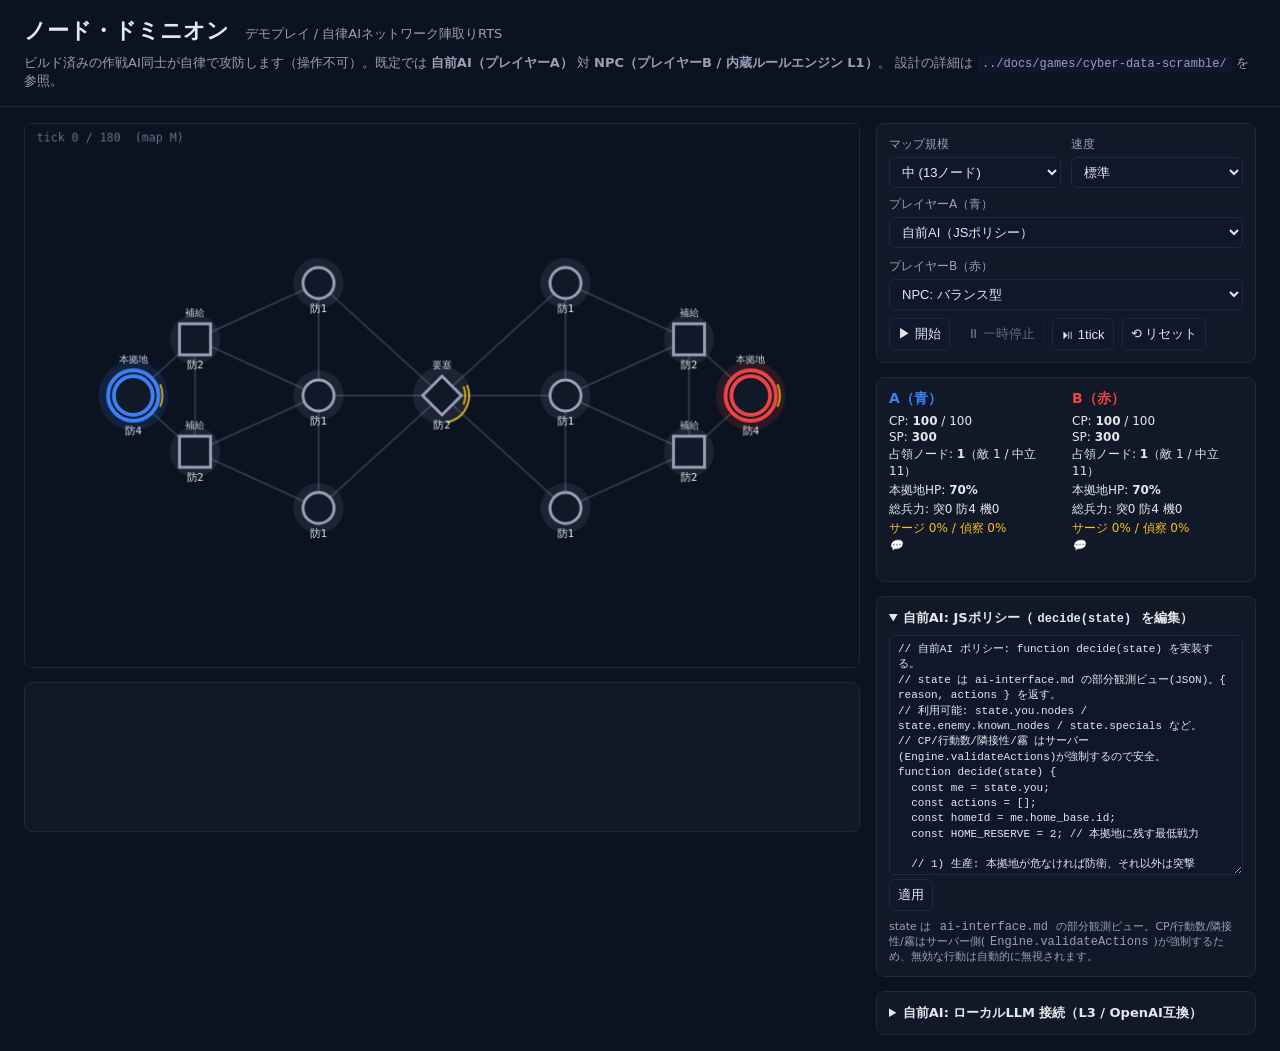
<file: index.html>
<!DOCTYPE html>
<html lang="ja">
<head>
  <meta charset="UTF-8" />
  <meta name="viewport" content="width=device-width, initial-scale=1.0" />
  <title>ノード・ドミニオン — デモへ移動中…</title>
  <!-- デモ本体は demo/ にあります。自動で転送します -->
  <meta http-equiv="refresh" content="0; url=./demo/" />
  <link rel="canonical" href="./demo/" />
  <style>
    body { font-family: system-ui, sans-serif; background: #0b1020; color: #e6ecff;
           display: grid; place-items: center; height: 100vh; margin: 0; }
    a { color: #6cf; }
  </style>
</head>
<body>
  <p>デモプレイへ移動します… 自動で切り替わらない場合は
    <a href="./demo/">こちら（demo/）</a> をクリックしてください。</p>
  <script>location.replace("./demo/");</script>
</body>
</html>
</file>
<file: demo/styles.css>
:root {
  --bg: #0b1220;
  --panel: #111827;
  --line: #1f2937;
  --text: #e5e7eb;
  --muted: #94a3b8;
  --a: #3b82f6;
  --b: #ef4444;
}
* { box-sizing: border-box; }
body {
  margin: 0;
  background: var(--bg);
  color: var(--text);
  font-family: system-ui, "Hiragino Kaku Gothic ProN", "Noto Sans JP", sans-serif;
}
header {
  padding: 16px 24px;
  border-bottom: 1px solid var(--line);
}
header h1 { margin: 0; font-size: 22px; }
header .sub { font-size: 13px; color: var(--muted); font-weight: normal; margin-left: 8px; }
header .note { margin: 8px 0 0; font-size: 13px; color: var(--muted); }
code { background: #0f172a; padding: 1px 5px; border-radius: 4px; font-size: 12px; }

main {
  display: flex;
  gap: 16px;
  padding: 16px 24px;
  align-items: flex-start;
  flex-wrap: wrap;
}
.board { flex: 1 1 600px; min-width: 320px; }
canvas {
  width: 100%;
  max-width: 880px;
  height: auto;
  border: 1px solid var(--line);
  border-radius: 8px;
  background: var(--bg);
}
.log {
  margin-top: 10px;
  height: 150px;
  overflow-y: auto;
  background: var(--panel);
  border: 1px solid var(--line);
  border-radius: 8px;
  padding: 8px 10px;
  font-family: monospace;
  font-size: 12px;
}
.ev { padding: 1px 0; color: var(--muted); }
.ev-A { color: #93c5fd; }
.ev-B { color: #fca5a5; }

.panel {
  flex: 0 0 380px;
  max-width: 420px;
  display: flex;
  flex-direction: column;
  gap: 14px;
}
.controls, .stats, .editor {
  background: var(--panel);
  border: 1px solid var(--line);
  border-radius: 8px;
  padding: 12px;
}
.row { display: flex; gap: 10px; margin-bottom: 8px; flex-wrap: wrap; }
.row:last-child { margin-bottom: 0; }
label { font-size: 12px; color: var(--muted); display: flex; flex-direction: column; gap: 4px; flex: 1; }
select, input, textarea, button {
  background: #0f172a;
  color: var(--text);
  border: 1px solid var(--line);
  border-radius: 6px;
  padding: 6px 8px;
  font-size: 13px;
}
.buttons { gap: 8px; }
button { cursor: pointer; }
button:hover { border-color: var(--muted); }
button:disabled { opacity: 0.4; cursor: not-allowed; }

.stats { display: flex; gap: 12px; }
.side { flex: 1; font-size: 12px; }
.side h3 { margin: 0 0 6px; font-size: 14px; }
.sideA h3 { color: var(--a); }
.sideB h3 { color: var(--b); }
.side div { margin: 2px 0; }
.gauge { color: #fbbf24 !important; }
.reason { margin-top: 6px; font-size: 11px; color: var(--muted); font-style: italic; min-height: 28px; }

.editor summary { cursor: pointer; font-size: 13px; font-weight: 600; }
.editor textarea {
  width: 100%;
  height: 240px;
  margin-top: 8px;
  font-family: monospace;
  font-size: 11px;
  line-height: 1.4;
  resize: vertical;
}
.editor .hint { font-size: 11px; color: var(--muted); margin: 6px 0 0; }
.editor label { margin-top: 6px; }
.status { font-size: 12px; align-self: center; }
.status.ok { color: #4ade80; }
.status.err { color: #f87171; }
.warn {
  font-size: 11px; line-height: 1.5; margin: 8px 0 0; padding: 8px 10px;
  border-radius: 6px; color: #fde68a;
  background: rgba(245, 158, 11, 0.12); border: 1px solid rgba(245, 158, 11, 0.4);
}
.warn code { color: #fef3c7; }
</file>
